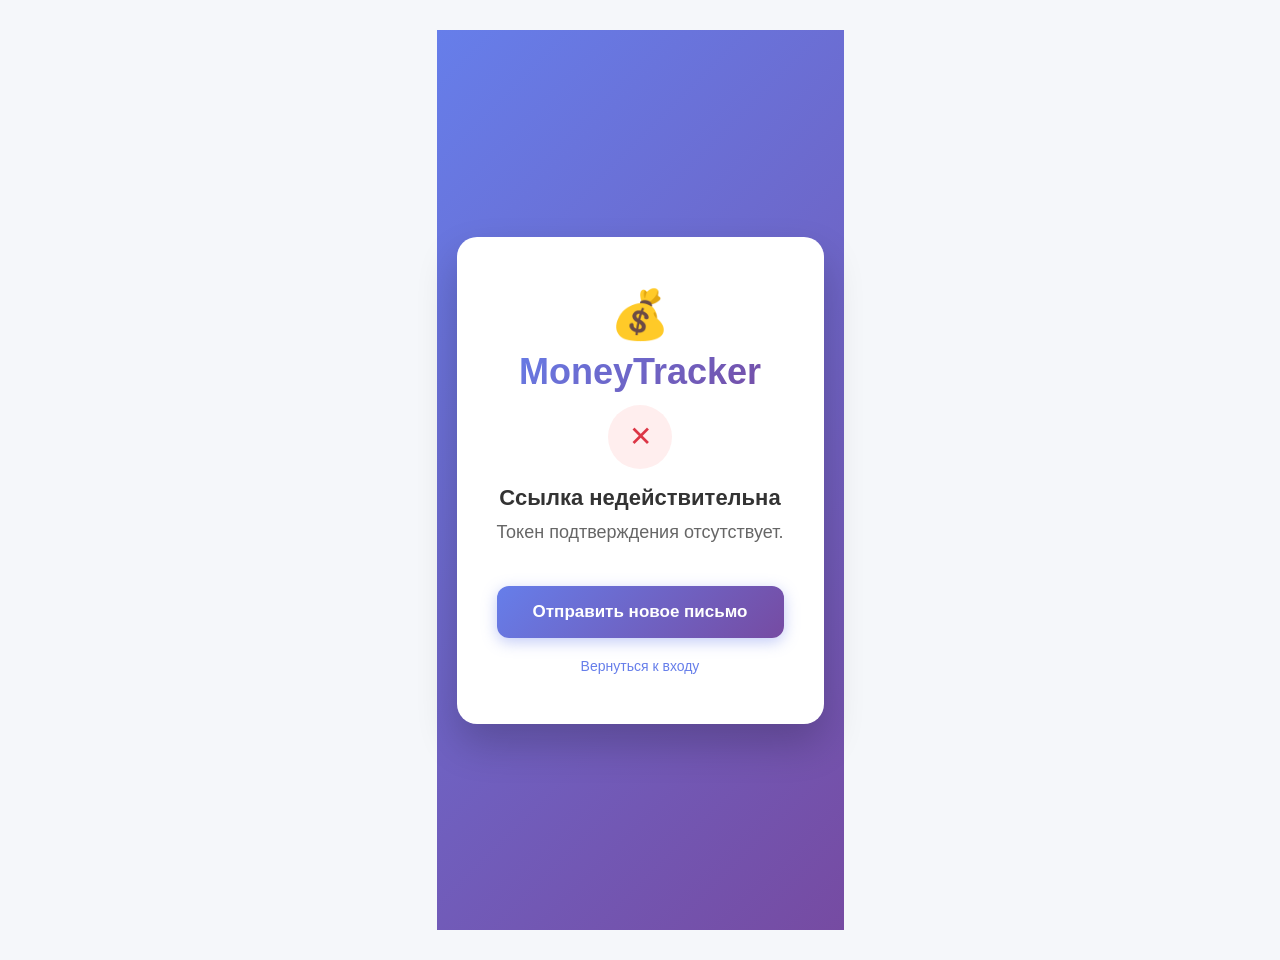
<file: src/MoneyTrackerFront/confirm-email.html>
<!DOCTYPE html>
<html lang="ru">

<head>
    <meta charset="UTF-8">
    <meta name="viewport" content="width=device-width, initial-scale=1.0">
    <title>Подтверждение email — MoneyTracker</title>
    <link rel="stylesheet" href="css/style.css">
    <link rel="stylesheet" href="css/auth.css">
</head>

<body>
    <div class="auth-wrapper">
        <div class="auth-card">
            <div class="auth-logo">💰</div>
            <h1 class="auth-title">MoneyTracker</h1>

            <!-- Состояние: загрузка -->
            <div id="state-loading">
                <div class="auth-spinner"></div>
                <p class="auth-subtitle">Подтверждаем ваш email...</p>
            </div>

            <!-- Состояние: успех -->
            <div id="state-success" class="hidden">
                <div class="auth-icon success">✓</div>
                <h2 class="auth-heading">Email подтверждён!</h2>
                <p class="auth-subtitle">Теперь вы можете войти в приложение.</p>
                <a href="login.html" class="auth-btn">Войти</a>
            </div>

            <!-- Состояние: ошибка -->
            <div id="state-error" class="hidden">
                <div class="auth-icon error">✕</div>
                <h2 class="auth-heading">Ссылка недействительна</h2>
                <p class="auth-subtitle" id="error-message">Ссылка устарела или уже была использована.</p>
                <button class="auth-btn secondary" id="resend-btn">Отправить новое письмо</button>
                <a href="login.html" class="auth-link">Вернуться к входу</a>
            </div>
        </div>
    </div>

    <script src="js/config.js"></script>
    <script src="js/theme.js"></script>
    <script>
        async function confirmEmail() {
            const params = new URLSearchParams(window.location.search);
            const token = params.get('token');

            if (!token) {
                showError('Токен подтверждения отсутствует.');
                return;
            }

            try {
                const response = await fetch(`${API_BASE_URL}/auth/confirm-email?token=${token}`, {
                    method: 'POST',
                });

                if (response.ok) {
                    showSuccess();
                } else {
                    const data = await response.json().catch(() => ({}));
                    showError(data.message || 'Ссылка недействительна или устарела.');
                }
            } catch {
                showError('Ошибка соединения с сервером.');
            }
        }

        function showSuccess() {
            document.getElementById('state-loading').classList.add('hidden');
            document.getElementById('state-success').classList.remove('hidden');
        }

        function showError(message) {
            document.getElementById('state-loading').classList.add('hidden');
            document.getElementById('error-message').textContent = message;
            document.getElementById('state-error').classList.remove('hidden');
        }

        document.getElementById('resend-btn').addEventListener('click', () => {
            window.location.href = 'resend-confirmation.html';
        });

        confirmEmail();
    </script>
</body>

</html>
</file>
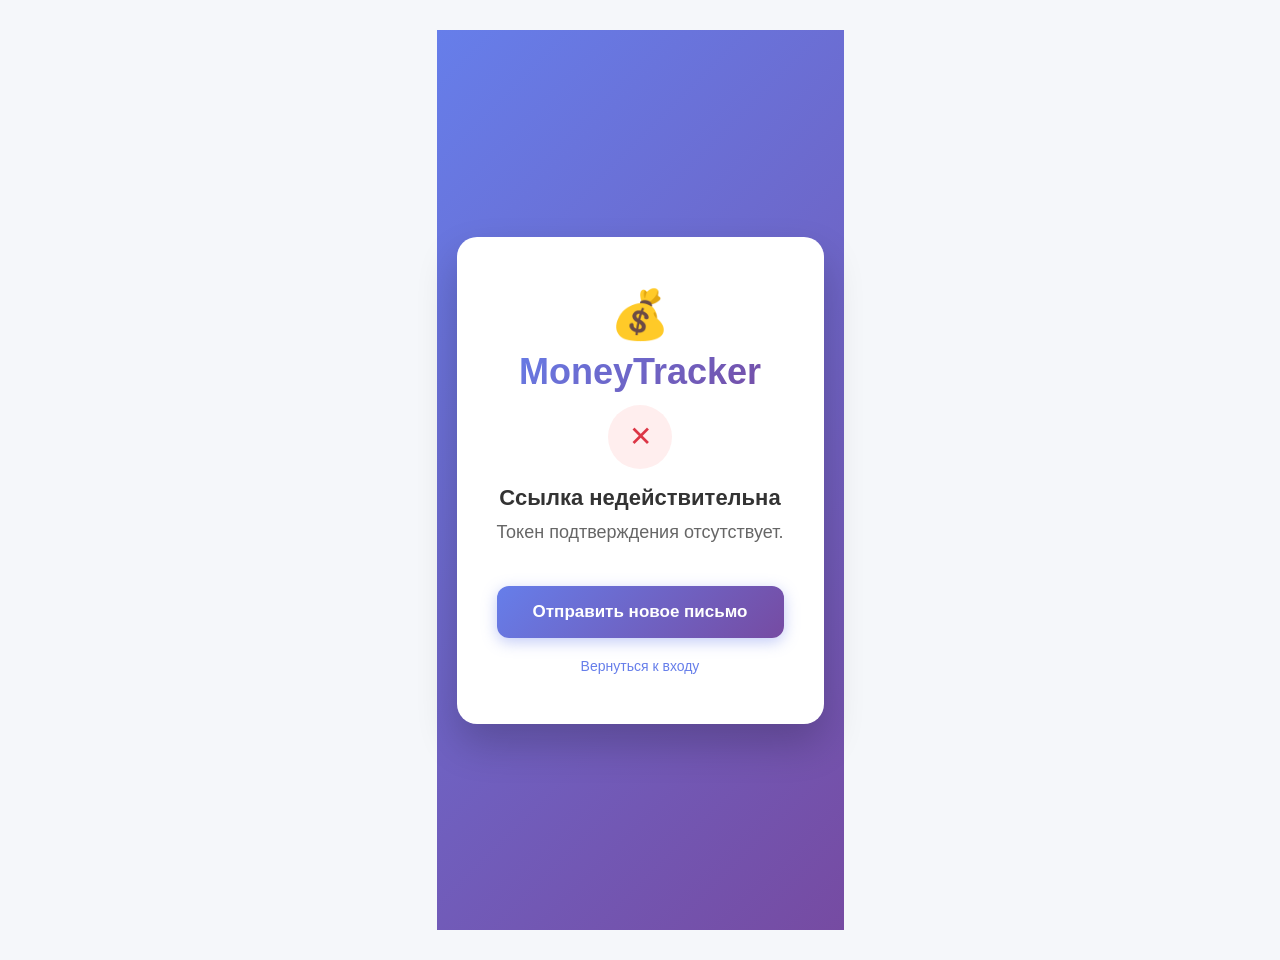
<file: src/MoneyTrackerFront/confirmEmail.html>
<!DOCTYPE html>
<html lang="ru">

<head>
    <meta charset="UTF-8">
    <meta name="viewport" content="width=device-width, initial-scale=1.0">
    <title>Подтверждение email — MoneyTracker</title>
    <link rel="stylesheet" href="css/style.css">
    <link rel="stylesheet" href="css/auth.css">
</head>

<body>
    <div class="auth-wrapper">
        <div class="auth-card">
            <div class="auth-logo">💰</div>
            <h1 class="auth-title">MoneyTracker</h1>

            <!-- Состояние: загрузка -->
            <div id="state-loading">
                <div class="auth-spinner"></div>
                <p class="auth-subtitle">Подтверждаем ваш email...</p>
            </div>

            <!-- Состояние: успех -->
            <div id="state-success" class="hidden">
                <div class="auth-icon success">✓</div>
                <h2 class="auth-heading">Email подтверждён!</h2>
                <p class="auth-subtitle">Теперь вы можете войти в приложение.</p>
                <a href="login.html" class="auth-btn">Войти</a>
            </div>

            <!-- Состояние: ошибка -->
            <div id="state-error" class="hidden">
                <div class="auth-icon error">✕</div>
                <h2 class="auth-heading">Ссылка недействительна</h2>
                <p class="auth-subtitle" id="error-message">Ссылка устарела или уже была использована.</p>
                <button class="auth-btn secondary" id="resend-btn">Отправить новое письмо</button>
                <a href="login.html" class="auth-link">Вернуться к входу</a>
            </div>
        </div>
    </div>

    <script src="js/theme.js"></script>
    <script>
        const API_BASE_URL = 'http://localhost:5183/api';

        async function confirmEmail() {
            const params = new URLSearchParams(window.location.search);
            const token = params.get('token');

            if (!token) {
                showError('Токен подтверждения отсутствует.');
                return;
            }

            try {
                const response = await fetch(`${API_BASE_URL}/auth/confirm-email?token=${token}`, {
                    method: 'POST',
                });

                if (response.ok) {
                    showSuccess();
                } else {
                    const data = await response.json().catch(() => ({}));
                    showError(data.message || 'Ссылка недействительна или устарела.');
                }
            } catch {
                showError('Ошибка соединения с сервером.');
            }
        }

        function showSuccess() {
            document.getElementById('state-loading').classList.add('hidden');
            document.getElementById('state-success').classList.remove('hidden');
        }

        function showError(message) {
            document.getElementById('state-loading').classList.add('hidden');
            document.getElementById('error-message').textContent = message;
            document.getElementById('state-error').classList.remove('hidden');
        }

        document.getElementById('resend-btn').addEventListener('click', () => {
            window.location.href = 'resend-confirmation.html';
        });

        confirmEmail();
    </script>
</body>

</html>
</file>
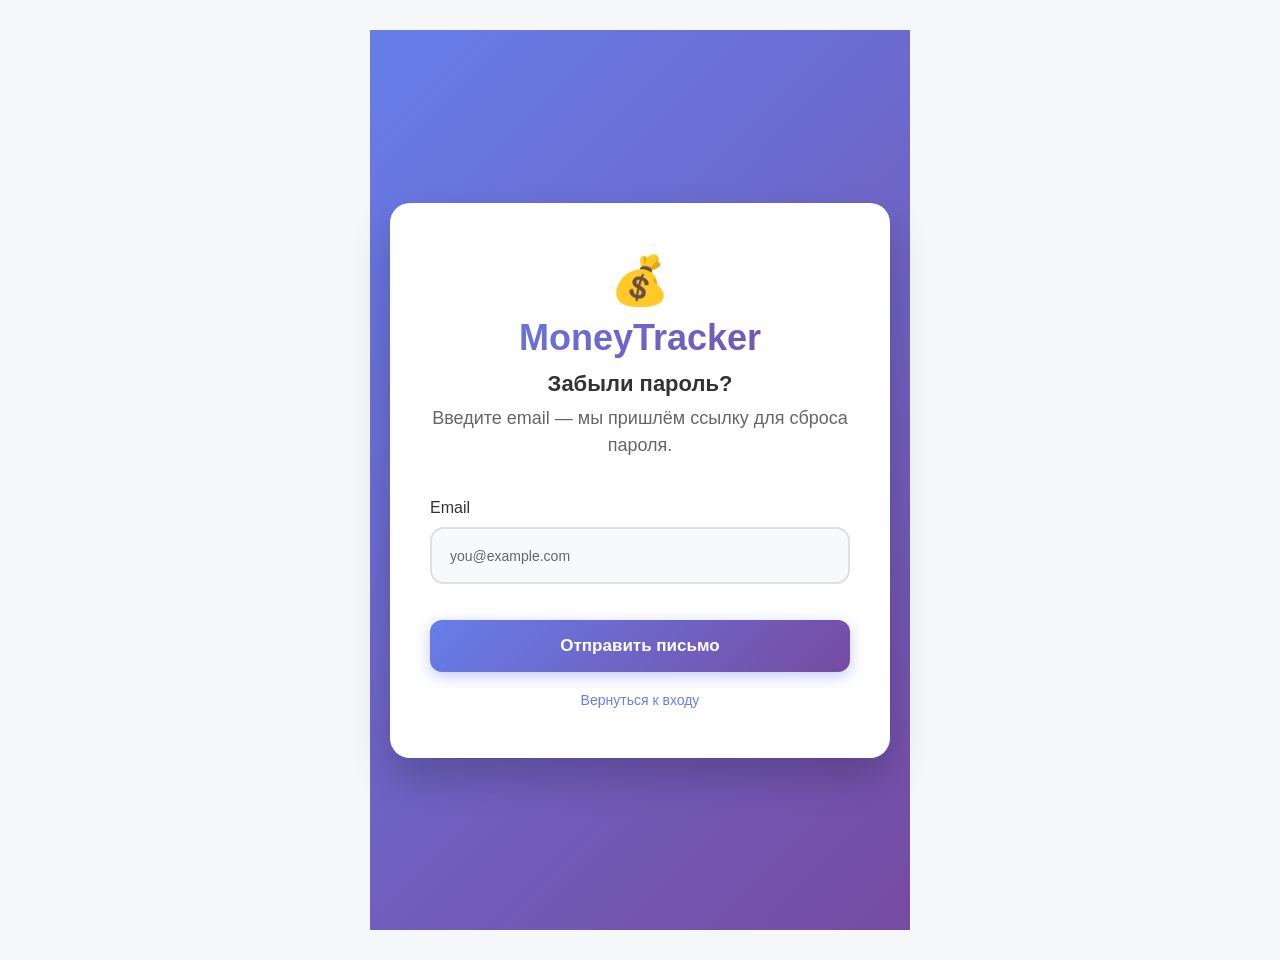
<file: src/MoneyTrackerFront/forgotPassword.html>
<!DOCTYPE html>
<html lang="ru">

<head>
    <meta charset="UTF-8">
    <meta name="viewport" content="width=device-width, initial-scale=1.0">
    <title>Восстановление пароля — MoneyTracker</title>
    <link rel="stylesheet" href="css/style.css">
    <link rel="stylesheet" href="css/auth.css">
</head>

<body>
    <div class="auth-wrapper">
        <div class="auth-card">
            <div class="auth-logo">💰</div>
            <h1 class="auth-title">MoneyTracker</h1>

            <!-- Форма -->
            <div id="state-form">
                <h2 class="auth-heading">Забыли пароль?</h2>
                <p class="auth-subtitle">Введите email — мы пришлём ссылку для сброса пароля.</p>

                <div class="auth-form">
                    <div class="form-group">
                        <label class="form-label" for="email">Email</label>
                        <input type="email" id="email" class="form-input" placeholder="you@example.com"
                            autocomplete="email">
                    </div>
                    <div id="form-error" class="auth-error hidden"></div>
                    <button class="auth-btn" id="submit-btn">Отправить письмо</button>
                </div>

                <a href="login.html" class="auth-link">Вернуться к входу</a>
            </div>

            <!-- Успех -->
            <div id="state-success" class="hidden">
                <div class="auth-icon success">✉</div>
                <h2 class="auth-heading">Письмо отправлено</h2>
                <p class="auth-subtitle">
                    Если такой email зарегистрирован — мы отправили инструкции по сбросу пароля.
                    Проверьте папку «Спам», если письмо не пришло.
                </p>
                <a href="login.html" class="auth-btn">Вернуться к входу</a>
            </div>
        </div>
    </div>

    <script src="js/config.js"></script>
    <script src="js/theme.js"></script>
    <script>
        const submitBtn = document.getElementById('submit-btn');
        const emailInput = document.getElementById('email');
        const errorDiv = document.getElementById('form-error');

        function showError(msg) {
            errorDiv.textContent = msg;
            errorDiv.classList.remove('hidden');
        }

        function hideError() {
            errorDiv.classList.add('hidden');
        }

        submitBtn.addEventListener('click', async () => {
            const email = emailInput.value.trim();
            hideError();

            if (!email) {
                showError('Введите email');
                return;
            }

            submitBtn.disabled = true;
            submitBtn.textContent = '...';

            try {
                const response = await fetch(`${API_BASE_URL}/auth/forgot-password`, {
                    method: 'POST',
                    headers: { 'Content-Type': 'application/json' },
                    body: JSON.stringify({ email }),
                });

                // Всегда показываем успех — не раскрываем существует ли email
                document.getElementById('state-form').classList.add('hidden');
                document.getElementById('state-success').classList.remove('hidden');
            } catch {
                showError('Ошибка соединения с сервером');
                submitBtn.disabled = false;
                submitBtn.textContent = 'Отправить письмо';
            }
        });

        emailInput.addEventListener('keypress', e => {
            if (e.key === 'Enter') submitBtn.click();
        });
    </script>
</body>

</html>
</file>
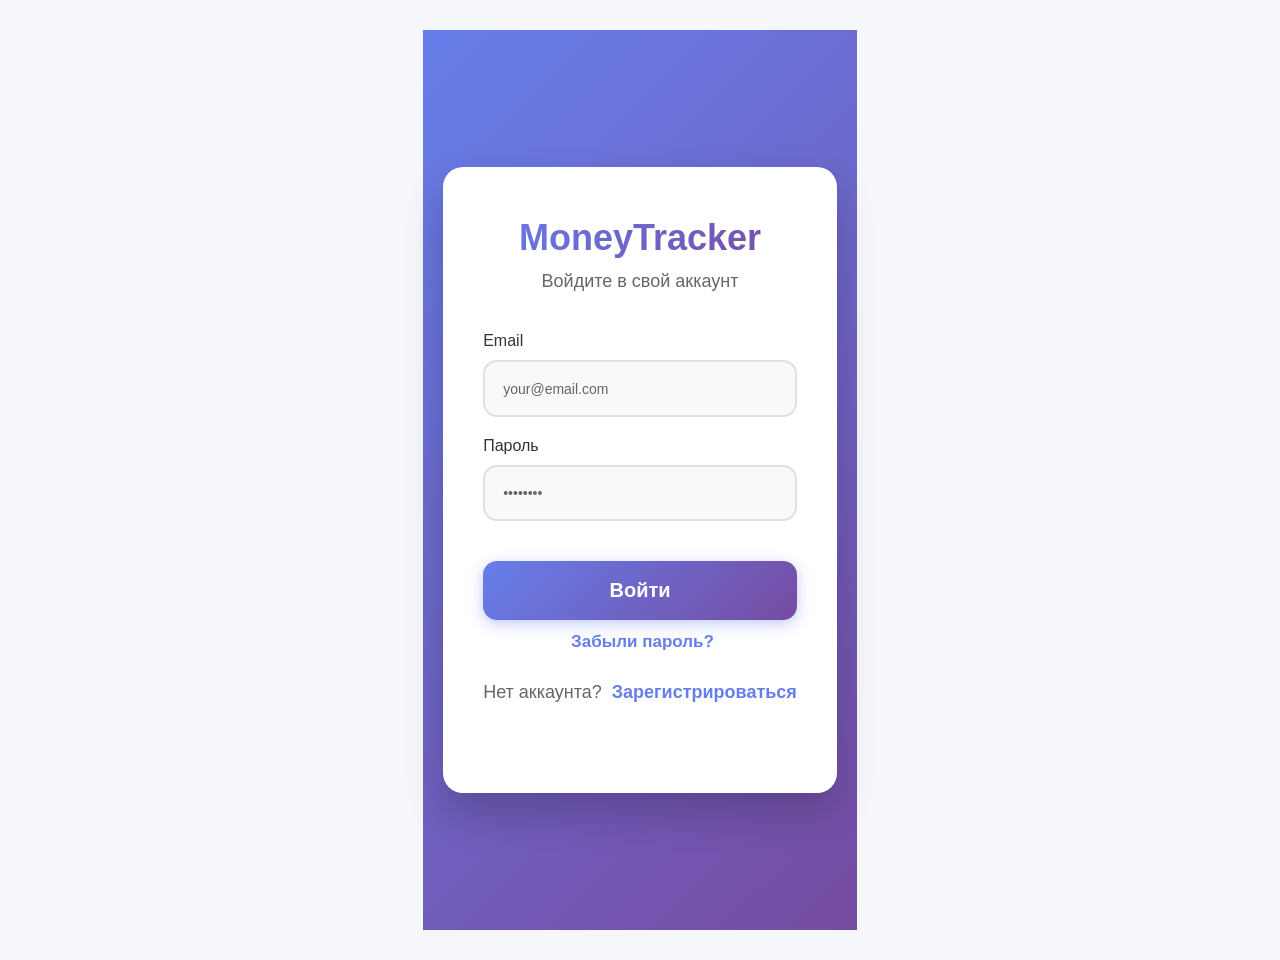
<file: src/MoneyTrackerFront/login.html>
<!DOCTYPE html>
<html lang="ru">

<head>
    <meta charset="UTF-8">
    <meta name="viewport" content="width=device-width, initial-scale=1.0">
    <title>Вход - MoneyTracker</title>
    <link rel="stylesheet" href="css/style.css">
    <link rel="stylesheet" href="css/auth.css">
</head>

<body>
    <div class="auth-container">
        <div class="auth-card">
            <h1>MoneyTracker</h1>
            <p>Войдите в свой аккаунт</p>

            <form id="login-form">
                <div class="form-group">
                    <label for="email">Email</label>
                    <input type="email" id="email" required placeholder="your@email.com">
                </div>

                <div class="form-group">
                    <label for="password">Пароль</label>
                    <input type="password" id="password" required placeholder="••••••••">
                </div>

                <button type="submit" class="auth-button" id="login-button">Войти</button>
            </form>

            <p class="auth-switch">
                Нет аккаунта? <a href="register.html">Зарегистрироваться</a>
            </p>
        </div>
    </div>

    <script src="js/config.js"></script>
    <script src="js/auth.js"></script>
</body>

</html>
</file>
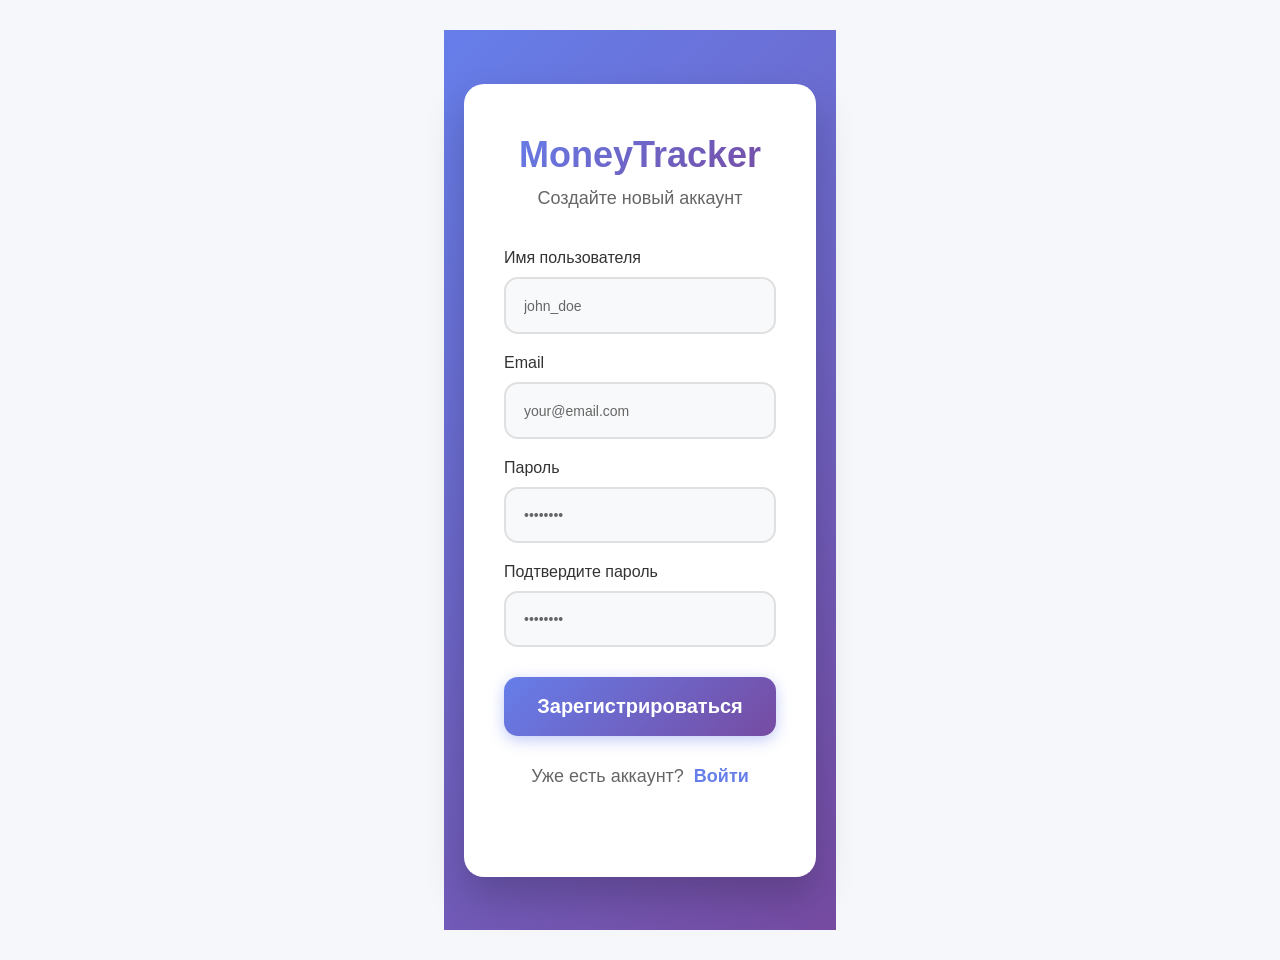
<file: src/MoneyTrackerFront/register.html>
<!DOCTYPE html>
<html lang="ru">

<head>
    <meta charset="UTF-8">
    <meta name="viewport" content="width=device-width, initial-scale=1.0">
    <title>Регистрация - MoneyTracker</title>
    <link rel="stylesheet" href="css/style.css">
    <link rel="stylesheet" href="css/auth.css">
</head>

<body>
    <div class="auth-container">
        <div class="auth-card">
            <h1>MoneyTracker</h1>
            <p>Создайте новый аккаунт</p>

            <form id="register-form">
                <div class="form-group">
                    <label for="username">Имя пользователя</label>
                    <input type="text" id="username" required placeholder="john_doe">
                </div>

                <div class="form-group">
                    <label for="email">Email</label>
                    <input type="email" id="email" required placeholder="your@email.com">
                </div>

                <div class="form-group">
                    <label for="password">Пароль</label>
                    <input type="password" id="password" required placeholder="••••••••">
                </div>

                <div class="form-group">
                    <label for="confirm-password">Подтвердите пароль</label>
                    <input type="password" id="confirm-password" required placeholder="••••••••">
                </div>

                <button type="submit" class="auth-button" id="register-button">Зарегистрироваться</button>
            </form>

            <p class="auth-switch">
                Уже есть аккаунт? <a href="login.html">Войти</a>
            </p>
        </div>
    </div>

    <script src="js/config.js"></script>
    <script src="js/auth.js"></script>
</body>

</html>
</file>
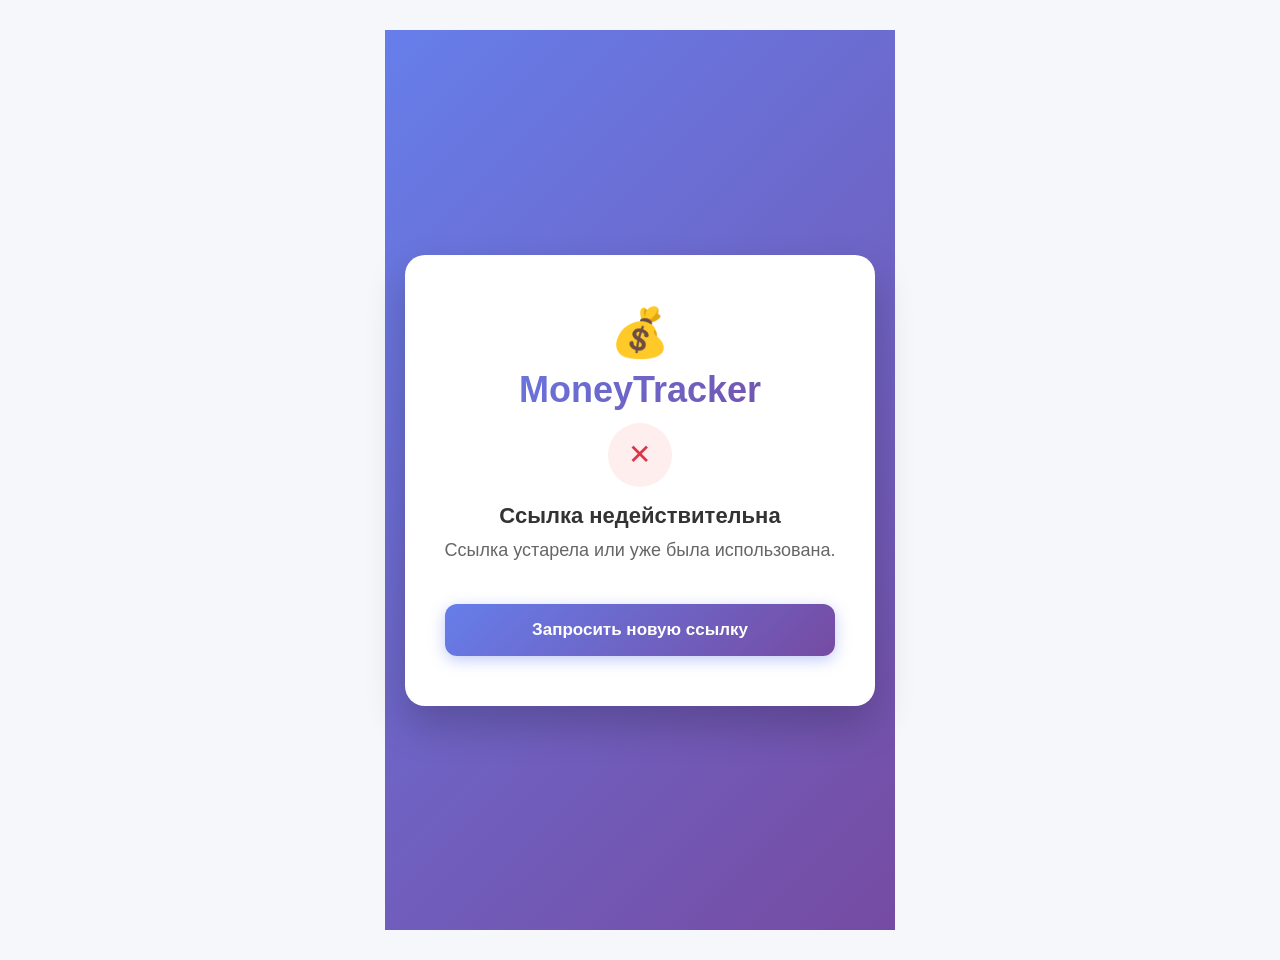
<file: src/MoneyTrackerFront/reset-password.html>
<!DOCTYPE html>
<html lang="ru">

<head>
    <meta charset="UTF-8">
    <meta name="viewport" content="width=device-width, initial-scale=1.0">
    <title>Новый пароль — MoneyTracker</title>
    <link rel="stylesheet" href="css/style.css">
    <link rel="stylesheet" href="css/auth.css">
</head>

<body>
    <div class="auth-wrapper">
        <div class="auth-card">
            <div class="auth-logo">💰</div>
            <h1 class="auth-title">MoneyTracker</h1>

            <!-- Форма -->
            <div id="state-form">
                <h2 class="auth-heading">Новый пароль</h2>
                <p class="auth-subtitle">Придумайте надёжный пароль минимум из 6 символов.</p>

                <div class="auth-form">
                    <div class="form-group">
                        <label class="form-label" for="new-password">Новый пароль</label>
                        <input type="password" id="new-password" class="form-input" placeholder="Минимум 6 символов"
                            autocomplete="new-password">
                    </div>
                    <div class="form-group">
                        <label class="form-label" for="confirm-password">Повторите пароль</label>
                        <input type="password" id="confirm-password" class="form-input" placeholder="Повторите пароль"
                            autocomplete="new-password">
                    </div>
                    <div id="form-error" class="auth-error hidden"></div>
                    <button class="auth-btn" id="submit-btn">Сохранить пароль</button>
                </div>
            </div>

            <!-- Недействительная ссылка -->
            <div id="state-invalid" class="hidden">
                <div class="auth-icon error">✕</div>
                <h2 class="auth-heading">Ссылка недействительна</h2>
                <p class="auth-subtitle">Ссылка устарела или уже была использована.</p>
                <a href="forgot-password.html" class="auth-btn">Запросить новую ссылку</a>
            </div>

            <!-- Успех -->
            <div id="state-success" class="hidden">
                <div class="auth-icon success">✓</div>
                <h2 class="auth-heading">Пароль изменён!</h2>
                <p class="auth-subtitle">Теперь вы можете войти с новым паролем.</p>
                <a href="login.html" class="auth-btn">Войти</a>
            </div>
        </div>
    </div>

    <script src="js/config.js"></script>
    <script src="js/theme.js"></script>
    <script>
        const params = new URLSearchParams(window.location.search);
        const token = params.get('token');

        if (!token) {
            document.getElementById('state-form').classList.add('hidden');
            document.getElementById('state-invalid').classList.remove('hidden');
        }

        const submitBtn = document.getElementById('submit-btn');
        const newPasswordInput = document.getElementById('new-password');
        const confirmPasswordInput = document.getElementById('confirm-password');
        const errorDiv = document.getElementById('form-error');

        function showError(msg) {
            errorDiv.textContent = msg;
            errorDiv.classList.remove('hidden');
        }

        function hideError() {
            errorDiv.classList.add('hidden');
        }

        submitBtn.addEventListener('click', async () => {
            const newPassword = newPasswordInput.value;
            const confirmPassword = confirmPasswordInput.value;
            hideError();

            if (!newPassword || newPassword.length < 6) {
                showError('Пароль должен содержать минимум 6 символов');
                return;
            }

            if (newPassword !== confirmPassword) {
                showError('Пароли не совпадают');
                return;
            }

            submitBtn.disabled = true;
            submitBtn.textContent = '...';

            try {
                const response = await fetch(`${API_BASE_URL}/auth/reset-password`, {
                    method: 'POST',
                    headers: { 'Content-Type': 'application/json' },
                    body: JSON.stringify({ token, newPassword }),
                });

                if (response.ok) {
                    document.getElementById('state-form').classList.add('hidden');
                    document.getElementById('state-success').classList.remove('hidden');
                } else {
                    const data = await response.json().catch(() => ({}));
                    if (response.status === 404 || response.status === 400) {
                        document.getElementById('state-form').classList.add('hidden');
                        document.getElementById('state-invalid').classList.remove('hidden');
                    } else {
                        showError(data.message || 'Ошибка при сбросе пароля');
                        submitBtn.disabled = false;
                        submitBtn.textContent = 'Сохранить пароль';
                    }
                }
            } catch {
                showError('Ошибка соединения с сервером');
                submitBtn.disabled = false;
                submitBtn.textContent = 'Сохранить пароль';
            }
        });

        confirmPasswordInput.addEventListener('keypress', e => {
            if (e.key === 'Enter') submitBtn.click();
        });
    </script>
</body>

</html>
</file>
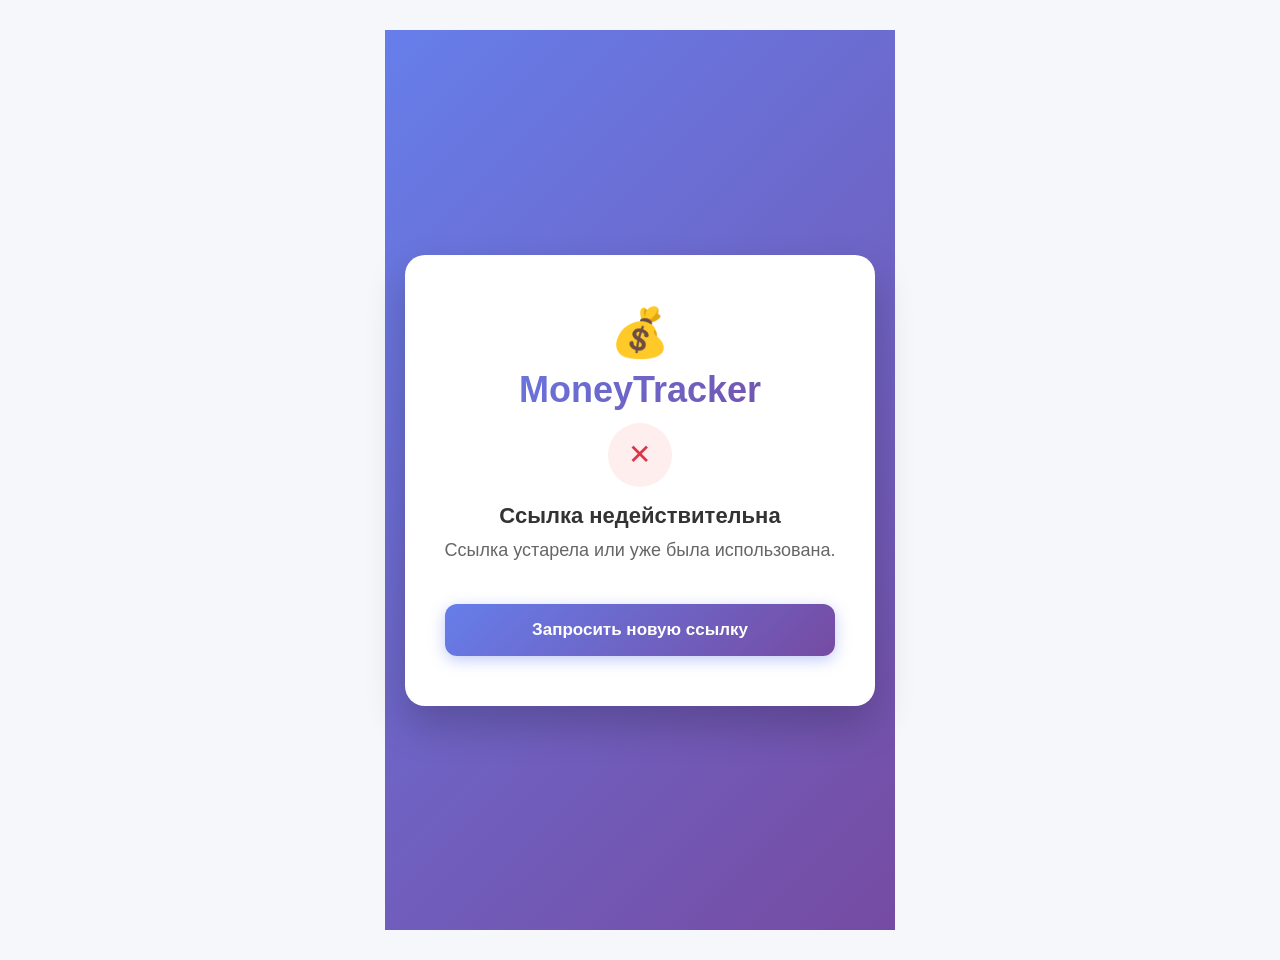
<file: src/MoneyTrackerFront/resetPassword.html>
<!DOCTYPE html>
<html lang="ru">

<head>
    <meta charset="UTF-8">
    <meta name="viewport" content="width=device-width, initial-scale=1.0">
    <title>Новый пароль — MoneyTracker</title>
    <link rel="stylesheet" href="css/style.css">
    <link rel="stylesheet" href="css/auth.css">
</head>

<body>
    <div class="auth-wrapper">
        <div class="auth-card">
            <div class="auth-logo">💰</div>
            <h1 class="auth-title">MoneyTracker</h1>

            <!-- Форма -->
            <div id="state-form">
                <h2 class="auth-heading">Новый пароль</h2>
                <p class="auth-subtitle">Придумайте надёжный пароль минимум из 6 символов.</p>

                <div class="auth-form">
                    <div class="form-group">
                        <label class="form-label" for="new-password">Новый пароль</label>
                        <input type="password" id="new-password" class="form-input" placeholder="Минимум 6 символов"
                            autocomplete="new-password">
                    </div>
                    <div class="form-group">
                        <label class="form-label" for="confirm-password">Повторите пароль</label>
                        <input type="password" id="confirm-password" class="form-input" placeholder="Повторите пароль"
                            autocomplete="new-password">
                    </div>
                    <div id="form-error" class="auth-error hidden"></div>
                    <button class="auth-btn" id="submit-btn">Сохранить пароль</button>
                </div>
            </div>

            <!-- Недействительная ссылка -->
            <div id="state-invalid" class="hidden">
                <div class="auth-icon error">✕</div>
                <h2 class="auth-heading">Ссылка недействительна</h2>
                <p class="auth-subtitle">Ссылка устарела или уже была использована.</p>
                <a href="forgot-password.html" class="auth-btn">Запросить новую ссылку</a>
            </div>

            <!-- Успех -->
            <div id="state-success" class="hidden">
                <div class="auth-icon success">✓</div>
                <h2 class="auth-heading">Пароль изменён!</h2>
                <p class="auth-subtitle">Теперь вы можете войти с новым паролем.</p>
                <a href="login.html" class="auth-btn">Войти</a>
            </div>
        </div>
    </div>

    <script src="js/theme.js"></script>
    <script>
        const API_BASE_URL = 'http://localhost:5183/api';

        const params = new URLSearchParams(window.location.search);
        const token = params.get('token');

        if (!token) {
            document.getElementById('state-form').classList.add('hidden');
            document.getElementById('state-invalid').classList.remove('hidden');
        }

        const submitBtn = document.getElementById('submit-btn');
        const newPasswordInput = document.getElementById('new-password');
        const confirmPasswordInput = document.getElementById('confirm-password');
        const errorDiv = document.getElementById('form-error');

        function showError(msg) {
            errorDiv.textContent = msg;
            errorDiv.classList.remove('hidden');
        }

        function hideError() {
            errorDiv.classList.add('hidden');
        }

        submitBtn.addEventListener('click', async () => {
            const newPassword = newPasswordInput.value;
            const confirmPassword = confirmPasswordInput.value;
            hideError();

            if (!newPassword || newPassword.length < 6) {
                showError('Пароль должен содержать минимум 6 символов');
                return;
            }

            if (newPassword !== confirmPassword) {
                showError('Пароли не совпадают');
                return;
            }

            submitBtn.disabled = true;
            submitBtn.textContent = '...';

            try {
                const response = await fetch(`${API_BASE_URL}/auth/reset-password`, {
                    method: 'POST',
                    headers: { 'Content-Type': 'application/json' },
                    body: JSON.stringify({ token, newPassword }),
                });

                if (response.ok) {
                    document.getElementById('state-form').classList.add('hidden');
                    document.getElementById('state-success').classList.remove('hidden');
                } else {
                    const data = await response.json().catch(() => ({}));
                    if (response.status === 404 || response.status === 400) {
                        document.getElementById('state-form').classList.add('hidden');
                        document.getElementById('state-invalid').classList.remove('hidden');
                    } else {
                        showError(data.message || 'Ошибка при сбросе пароля');
                        submitBtn.disabled = false;
                        submitBtn.textContent = 'Сохранить пароль';
                    }
                }
            } catch {
                showError('Ошибка соединения с сервером');
                submitBtn.disabled = false;
                submitBtn.textContent = 'Сохранить пароль';
            }
        });

        confirmPasswordInput.addEventListener('keypress', e => {
            if (e.key === 'Enter') submitBtn.click();
        });
    </script>
</body>

</html>
</file>
<file: src/MoneyTrackerFront/css/style.css>
/* Базовые сбросы */
* {
    margin: 0;
    padding: 0;
    box-sizing: border-box;
    -webkit-tap-highlight-color: transparent;
}

/* CSS переменные для светлой темы (по умолчанию) */
:root {
    --bg-color: #f5f7fa;
    --card-bg: #ffffff;
    --text-primary: #333333;
    --text-secondary: #666666;
    --text-tertiary: #999999;
    --border-color: #e0e0e0;
    --accent-color: #2196F3;
    --accent-hover: #1976D2;
    --danger-color: #dc3545;
    --success-color: #28a745;
    --warning-color: #ffc107;
    --shadow-color: rgba(0, 0, 0, 0.1);
    --gradient-start: #667eea;
    --gradient-end: #764ba2;
    --expense-bg: #f8f9fa;
    --expense-border: #2196F3;
    --category-bg: #e3f2fd;
    --input-bg: #f8f9fa;
    --input-border: #e0e0e0;
    --button-secondary: #6c757d;
    --button-secondary-hover: #5a6268;
    --link-color: #2196F3;
    --header-bg: #ffffff;
    --nav-bg: #f0f0f0;
    --nav-hover: #e0e0e0;
}

/* Тёмная тема */
[data-theme="dark"] {
    --bg-color: #121212;
    --card-bg: #1e1e1e;
    --text-primary: #e0e0e0;
    --text-secondary: #b0b0b0;
    --text-tertiary: #808080;
    --border-color: #333333;
    --accent-color: #64b5f6;
    --accent-hover: #90caf9;
    --danger-color: #f44336;
    --success-color: #4caf50;
    --warning-color: #ffb74d;
    --shadow-color: rgba(0, 0, 0, 0.3);
    --gradient-start: #5a6ed1;
    --gradient-end: #6a4c9c;
    --expense-bg: #2d2d2d;
    --expense-border: #64b5f6;
    --category-bg: #2c3e50;
    --input-bg: #2d2d2d;
    --input-border: #404040;
    --button-secondary: #495057;
    --button-secondary-hover: #6c757d;
    --link-color: #64b5f6;
    --header-bg: #1e1e1e;
    --nav-bg: #2d2d2d;
    --nav-hover: #404040;
}

body {
    font-family: -apple-system, BlinkMacSystemFont, 'Segoe UI', Roboto, Oxygen, Ubuntu, sans-serif;
    background: var(--bg-color);
    min-height: 100vh;
    padding: 12px;
    color: var(--text-primary);
    transition: background-color 0.3s ease, color 0.3s ease;
}

.container {
    max-width: 100%;
    margin: 0 auto;
}

/* Шапка */
.header {
    background: var(--card-bg);
    padding: 16px;
    border-radius: 12px;
    margin-bottom: 12px;
    box-shadow: 0 2px 8px var(--shadow-color);
    transition: background-color 0.3s ease, box-shadow 0.3s ease;
}

.header-content {
    display: flex;
    justify-content: space-between;
    align-items: center;
    width: 100%;
    margin-bottom: 8px;
}

.nav-links {
    display: flex;
    gap: 16px;
}

.nav-link {
    color: var(--accent-color);
    text-decoration: none;
    font-weight: 500;
    font-size: 16px;
    transition: color 0.3s ease;
}

.nav-link:active {
    opacity: 0.7;
}

.user-info {
    display: flex;
    align-items: center;
    gap: 12px;
}

.user-name {
    font-weight: 500;
    color: var(--text-primary);
    font-size: 14px;
}

.logout-btn {
    background: none;
    border: 1px solid var(--danger-color);
    color: var(--danger-color);
    padding: 6px 12px;
    border-radius: 6px;
    font-size: 13px;
    font-weight: 500;
    cursor: pointer;
    transition: all 0.2s ease;
}

.logout-btn:active {
    background: var(--danger-color);
    color: white;
}

.header-subtitle {
    color: var(--text-secondary);
    font-size: 14px;
}

/* Кнопка переключения темы */
.theme-toggle {
    background: var(--expense-bg);
    border: 1px solid var(--border-color);
    border-radius: 30px;
    padding: 6px 12px;
    cursor: pointer;
    font-size: 14px;
    color: var(--text-primary);
    display: flex;
    align-items: center;
    gap: 6px;
    transition: all 0.3s ease;
}

.theme-toggle:active {
    background: var(--nav-hover);
}

/* Навигация для внутренних страниц */
.nav-header {
    display: flex;
    justify-content: space-between;
    align-items: center;
    width: 100%;
}

.back-btn {
    color: var(--accent-color);
    text-decoration: none;
    font-size: 14px;
    font-weight: 500;
    padding: 8px 12px;
    border-radius: 6px;
    background: var(--nav-bg);
    transition: all 0.3s ease;
}

.back-btn:active {
    background: var(--nav-hover);
}

/* Информация о камере */
.camera-info {
    background: var(--card-bg);
    padding: 10px;
    border-radius: 8px;
    margin-bottom: 12px;
    text-align: center;
    font-size: 14px;
    color: var(--success-color);
    font-weight: 500;
    box-shadow: 0 1px 4px var(--shadow-color);
    transition: background-color 0.3s ease;
}

/* Кнопки */
.scan-btn {
    background: var(--accent-color);
    color: white;
    border: none;
    padding: 16px;
    border-radius: 10px;
    font-size: 18px;
    font-weight: 600;
    cursor: pointer;
    width: 100%;
    margin-bottom: 16px;
    transition: all 0.2s ease;
    box-shadow: 0 2px 8px rgba(33, 150, 243, 0.3);
}

.scan-btn:active {
    background: var(--accent-hover);
    transform: translateY(1px);
}

.primary-btn {
    background: var(--accent-color);
    color: white;
    border: none;
    padding: 14px;
    border-radius: 8px;
    font-size: 16px;
    font-weight: 500;
    cursor: pointer;
    width: 100%;
    transition: all 0.2s ease;
}

.primary-btn:active {
    background: var(--accent-hover);
}

.secondary-btn {
    background: var(--button-secondary);
    color: white;
    border: none;
    padding: 14px;
    border-radius: 8px;
    font-size: 16px;
    font-weight: 500;
    cursor: pointer;
    width: 100%;
    transition: all 0.2s ease;
}

.secondary-btn:active {
    background: var(--button-secondary-hover);
}

/* Сканер */
.scanner-wrapper {
    background: var(--card-bg);
    border-radius: 12px;
    padding: 16px;
    box-shadow: 0 4px 12px var(--shadow-color);
    margin-bottom: 16px;
    animation: slideDown 0.3s ease;
    transition: background-color 0.3s ease;
}

@keyframes slideDown {
    from {
        transform: translateY(-20px);
        opacity: 0;
    }

    to {
        transform: translateY(0);
        opacity: 1;
    }
}

.scanner-header {
    display: flex;
    justify-content: space-between;
    align-items: center;
    margin-bottom: 12px;
    padding-bottom: 8px;
    border-bottom: 1px solid var(--border-color);
}

.scanner-title {
    font-weight: 500;
    color: var(--text-primary);
    font-size: 16px;
}

.close-scanner {
    background: none;
    border: none;
    font-size: 24px;
    cursor: pointer;
    color: var(--text-secondary);
    min-width: 44px;
    min-height: 44px;
    transition: color 0.3s ease;
}

.close-scanner:active {
    color: var(--text-primary);
}

#qr-reader {
    width: 100%;
    min-height: 280px;
    border: 2px dashed var(--accent-color);
    border-radius: 8px;
    overflow: hidden;
    background: var(--input-bg);
    transition: border-color 0.3s ease, background-color 0.3s ease;
}

#qr-reader video {
    width: 100%;
    height: auto;
}

.stop-scan-btn {
    margin-top: 12px;
}

/* Результат сканирования */
.result-container {
    background: var(--card-bg);
    border-radius: 12px;
    padding: 16px;
    box-shadow: 0 2px 8px var(--shadow-color);
    margin-bottom: 16px;
    animation: slideIn 0.3s ease;
    transition: background-color 0.3s ease;
}

@keyframes slideIn {
    from {
        transform: translateY(20px);
        opacity: 0;
    }

    to {
        transform: translateY(0);
        opacity: 1;
    }
}

.result-header {
    display: flex;
    justify-content: space-between;
    align-items: center;
    margin-bottom: 16px;
    padding-bottom: 12px;
    border-bottom: 1px solid var(--border-color);
}

.result-header h2 {
    color: var(--text-primary);
    font-size: 18px;
    font-weight: 600;
}

.status {
    padding: 4px 8px;
    border-radius: 4px;
    font-size: 12px;
    font-weight: 500;
}

.status.warning {
    background: var(--warning-color);
    color: #856404;
}

/* Детали расхода */
.expense-details {
    background: var(--expense-bg);
    border-radius: 8px;
    padding: 12px;
    margin-bottom: 16px;
    transition: background-color 0.3s ease;
}

.detail-row {
    display: flex;
    align-items: center;
    padding: 8px 0;
    border-bottom: 1px solid var(--border-color);
}

.detail-row:last-child {
    border-bottom: none;
}

.detail-label {
    flex: 0 0 80px;
    color: var(--text-secondary);
    font-weight: 500;
    font-size: 14px;
}

.detail-value {
    flex: 1;
    color: var(--text-primary);
    font-weight: 500;
    font-size: 15px;
    display: flex;
    align-items: center;
    justify-content: space-between;
}

.edit-btn {
    background: none;
    border: none;
    color: var(--accent-color);
    font-size: 14px;
    font-weight: 500;
    cursor: pointer;
    padding: 4px 8px;
}

.edit-btn:active {
    opacity: 0.7;
}

.action-buttons {
    display: flex;
    gap: 10px;
    margin-top: 12px;
}

.action-buttons button {
    flex: 1;
}

/* Последние сканирования */
.last-scans {
    background: var(--card-bg);
    border-radius: 12px;
    padding: 16px;
    box-shadow: 0 2px 8px var(--shadow-color);
    transition: background-color 0.3s ease;
}

.last-scans h3 {
    color: var(--text-primary);
    font-size: 16px;
    font-weight: 600;
    margin-bottom: 16px;
}

/* Общий стиль для элементов трат */
.expense-item {
    background: var(--expense-bg);
    border-radius: 10px;
    padding: 12px 14px;
    margin-bottom: 8px;
    border-left: 3px solid var(--expense-border);
    transition: background-color 0.3s ease, border-color 0.3s ease, box-shadow 0.2s;
}

.expense-item:last-child {
    margin-bottom: 0;
}

.expense-item:hover {
    box-shadow: 0 2px 10px var(--shadow-color);
}

.expense-header {
    display: flex;
    align-items: center;
    gap: 8px;
    margin-bottom: 6px;
}

.expense-date {
    font-size: 12px;
    color: var(--text-secondary);
    font-weight: 500;
    flex-shrink: 0;
}

.expense-sum {
    font-size: 15px;
    font-weight: 700;
    color: var(--success-color);
    margin-left: auto;
    white-space: nowrap;
}

.expense-actions {
    display: flex;
    gap: 4px;
    flex-shrink: 0;
}

.expense-info {
    display: flex;
    align-items: center;
    gap: 8px;
    flex-wrap: wrap;
}

.expense-category {
    display: inline-block;
    background: var(--category-bg);
    color: var(--accent-color);
    padding: 3px 10px;
    border-radius: 20px;
    font-size: 12px;
    font-weight: 600;
    white-space: nowrap;
    flex-shrink: 0;
    transition: background-color 0.3s ease, color 0.3s ease;
}

.expense-description {
    font-size: 13px;
    color: var(--text-secondary);
    word-break: break-word;
    line-height: 1.4;
}

/* Для мобильных экранов */
@media (max-width: 480px) {
    .expense-header {
        flex-wrap: wrap;
    }
}

.action-link {
    background: none;
    border: none;
    color: var(--accent-color);
    font-size: 14px;
    font-weight: 500;
    cursor: pointer;
    padding: 6px 12px;
    border-radius: 4px;
}

.action-link.delete {
    color: var(--danger-color);
}

.action-link:active {
    background: rgba(0, 0, 0, 0.05);
}

/* Даты в списке последних сканирований */
.dates-container {
    margin-bottom: 10px;
    padding-bottom: 8px;
    border-bottom: 1px solid var(--border-color);
}

.purchase-date {
    font-size: 15px;
    font-weight: 600;
    color: var(--text-primary);
    margin-bottom: 2px;
}

.purchase-date .date-label {
    font-weight: 400;
    color: var(--text-secondary);
    font-size: 12px;
    margin-right: 4px;
}

.added-date {
    font-size: 13px;
    color: var(--text-tertiary);
}

.added-date .date-label {
    font-weight: 400;
    color: var(--text-tertiary);
    font-size: 12px;
    margin-right: 4px;
}

/* Описание со сворачиванием */
.scan-description {
    width: 100%;
}

.description-text {
    max-width: 100%;
    word-break: break-word;
    line-height: 1.4;
    font-size: 15px;
    color: var(--text-primary);
}

.description-text.collapsed {
    display: -webkit-box;
    -webkit-line-clamp: 2;
    -webkit-box-orient: vertical;
    overflow: hidden;
}

.toggle-description {
    background: none;
    border: none;
    color: var(--accent-color);
    font-size: 13px;
    font-weight: 500;
    padding: 4px 0;
    margin-top: 2px;
    cursor: pointer;
    text-align: left;
}

/* Сумма */
.amount {
    font-weight: 600;
    color: var(--success-color);
    font-size: 18px;
    margin-top: 8px;
    text-align: right;
    border-top: 1px dashed var(--border-color);
    padding-top: 8px;
}

/* Модальные окна */
.modal {
    display: none;
    position: fixed;
    z-index: 1000;
    left: 0;
    top: 0;
    width: 100%;
    height: 100%;
    background-color: rgba(0, 0, 0, 0.6);
    backdrop-filter: blur(5px);
    align-items: flex-end;
    justify-content: center;
}

@media (min-width: 600px) {
    .modal {
        align-items: center;
    }
}

.modal-content {
    background-color: var(--card-bg);
    width: 100%;
    max-width: 500px;
    border-radius: 24px 24px 0 0;
    padding: 28px 20px 24px;
    box-shadow: 0 -4px 20px var(--shadow-color);
    animation: modalSlideUp 0.3s ease;
    transition: background-color 0.3s ease;
}

@keyframes modalSlideUp {
    from {
        transform: translateY(100%);
        opacity: 0.5;
    }

    to {
        transform: translateY(0);
        opacity: 1;
    }
}

@media (min-width: 600px) {
    .modal-content {
        border-radius: 24px;
        animation: modalFadeIn 0.3s ease;
        padding: 32px;
    }

    @keyframes modalFadeIn {
        from {
            transform: scale(0.9);
            opacity: 0;
        }

        to {
            transform: scale(1);
            opacity: 1;
        }
    }
}

.modal-content h3 {
    color: var(--text-primary);
    font-size: 22px;
    font-weight: 600;
    margin-bottom: 24px;
    text-align: left;
    padding-right: 20px;
}

.modal-input,
.modal-select {
    width: 100%;
    padding: 18px 16px;
    margin-bottom: 20px;
    border: 2px solid var(--input-border);
    border-radius: 16px;
    font-size: 18px;
    line-height: 1.5;
    transition: all 0.2s ease;
    -webkit-appearance: none;
    appearance: none;
    background: var(--input-bg);
    color: var(--text-primary);
}

.modal-input:focus,
.modal-select:focus {
    outline: none;
    border-color: var(--accent-color);
    background: var(--card-bg);
    box-shadow: 0 0 0 4px rgba(33, 150, 243, 0.1);
}

.modal-input::placeholder {
    color: var(--text-tertiary);
    font-size: 17px;
}

.modal-select {
    background-image: url("data:image/svg+xml,%3Csvg xmlns='http://www.w3.org/2000/svg' width='20' height='20' viewBox='0 0 24 24' fill='none' stroke='%23666' stroke-width='2' stroke-linecap='round' stroke-linejoin='round'%3E%3Cpolyline points='6 9 12 15 18 9'%3E%3C/polyline%3E%3C/svg%3E");
    background-repeat: no-repeat;
    background-position: right 16px center;
    background-size: 20px;
    padding-right: 52px;
    cursor: pointer;
}

.modal-buttons {
    display: flex;
    gap: 12px;
    margin-top: 28px;
}

.modal-btn {
    flex: 1;
    padding: 18px 16px;
    border: none;
    border-radius: 16px;
    font-size: 18px;
    font-weight: 600;
    cursor: pointer;
    transition: all 0.2s ease;
    text-align: center;
    min-height: 60px;
    letter-spacing: 0.3px;
}

.modal-btn.save {
    background: var(--accent-color);
    color: white;
    box-shadow: 0 4px 12px rgba(33, 150, 243, 0.3);
}

.modal-btn.delete {
    background: var(--danger-color);
    color: white;
    box-shadow: 0 4px 12px rgba(220, 53, 69, 0.3);
}

.modal-btn.cancel {
    background: var(--button-secondary);
    color: white;
    box-shadow: 0 4px 12px rgba(108, 117, 125, 0.3);
}

.modal-btn:active {
    transform: scale(0.97);
    opacity: 0.9;
}

/* Для очень маленьких экранов */
@media (max-width: 360px) {
    .modal-content {
        padding: 20px 16px 20px;
    }

    .modal-content h3 {
        font-size: 20px;
        margin-bottom: 20px;
    }

    .modal-btn {
        padding: 16px 12px;
        font-size: 17px;
        min-height: 56px;
    }

    .modal-input,
    .modal-select {
        padding: 16px 14px;
        font-size: 17px;
    }
}

/* Модальное окно подтверждения */
.delete-modal {
    text-align: center;
}

.delete-modal p {
    margin: 20px 0 28px;
    color: var(--text-secondary);
    font-size: 18px;
    line-height: 1.5;
}

.warning-text {
    color: var(--danger-color);
    font-size: 15px;
    margin-bottom: 20px;
    font-weight: 500;
}

/* Анимация для ошибок */
@keyframes shake {

    0%,
    100% {
        transform: translateX(0);
    }

    25% {
        transform: translateX(-5px);
    }

    75% {
        transform: translateX(5px);
    }
}

.error-shake {
    animation: shake 0.4s ease;
}

/* Вспомогательные классы */
.hidden {
    display: none !important;
}

.loading-spinner {
    text-align: center;
    padding: 40px;
    color: var(--text-tertiary);
    font-size: 14px;
}

.empty-state {
    text-align: center;
    padding: 40px 20px;
    color: var(--text-tertiary);
    font-size: 14px;
}

/* Статистика на главной */
.stats-grid {
    display: grid;
    grid-template-columns: 1fr 1fr;
    gap: 12px;
    margin-bottom: 16px;
}

.stat-card {
    background: var(--card-bg);
    border-radius: 12px;
    padding: 16px;
    box-shadow: 0 2px 8px var(--shadow-color);
    transition: background-color 0.3s ease;
}

.stat-card.main-stat {
    grid-column: span 2;
}

.stat-label {
    font-size: 13px;
    color: var(--text-secondary);
    margin-bottom: 4px;
}

.stat-value {
    font-size: 18px;
    font-weight: 600;
    color: var(--text-primary);
}

.stat-value.large {
    font-size: 24px;
    color: var(--accent-color);
}

.stat-comparison {
    font-size: 13px;
    margin-top: 4px;
    padding: 4px 0;
}

.stat-comparison.positive {
    color: var(--danger-color);
}

.stat-comparison.negative {
    color: var(--success-color);
}

.stat-sub {
    font-size: 12px;
    color: var(--text-tertiary);
    margin-top: 4px;
}

.top-category {
    display: flex;
    justify-content: space-between;
    align-items: center;
    padding: 8px 0;
    border-bottom: 1px solid var(--border-color);
}

.top-category:last-child {
    border-bottom: none;
}

.cat-name {
    font-size: 14px;
    color: var(--text-primary);
}

.cat-sum {
    font-size: 14px;
    font-weight: 600;
    color: var(--success-color);
}

.no-data {
    text-align: center;
    padding: 12px;
    color: var(--text-tertiary);
    font-size: 13px;
}

/* Бюджеты */
.budgets-container {
    background: var(--card-bg);
    border-radius: 16px;
    padding: 16px;
    margin-top: 16px;
    box-shadow: 0 2px 8px var(--shadow-color);
    transition: background-color 0.3s ease;
}

.budgets-header {
    display: flex;
    justify-content: space-between;
    align-items: center;
    margin-bottom: 16px;
}

.budgets-header h3 {
    font-size: 16px;
    font-weight: 600;
    color: var(--text-primary);
}

.add-budget-link {
    color: var(--accent-color);
    text-decoration: none;
    font-size: 14px;
    font-weight: 500;
}

.budgets-list {
    display: flex;
    flex-direction: column;
    gap: 16px;
}

.budget-item {
    padding: 12px;
    background: var(--expense-bg);
    border-radius: 12px;
    border-left: 4px solid var(--accent-color);
    transition: background-color 0.3s ease, border-color 0.3s ease;
}

.budget-item.over-budget {
    border-left-color: var(--danger-color);
}

.budget-info {
    display: flex;
    justify-content: space-between;
    align-items: center;
    margin-bottom: 8px;
}

.budget-category {
    font-weight: 600;
    font-size: 15px;
    color: var(--text-primary);
}

.budget-amount {
    font-size: 14px;
    color: var(--text-secondary);
}

.progress-bar-container {
    position: relative;
    height: 24px;
    background: var(--border-color);
    border-radius: 12px;
    overflow: hidden;
    margin-bottom: 6px;
}

.progress-bar {
    height: 100%;
    transition: width 0.3s ease, background-color 0.3s ease;
}

.progress-percentage {
    position: absolute;
    left: 50%;
    top: 50%;
    transform: translate(-50%, -50%);
    font-size: 12px;
    font-weight: 600;
    color: var(--text-primary);
    text-shadow: 0 1px 2px rgba(0, 0, 0, 0.2);
}

.budget-footer {
    display: flex;
    justify-content: space-between;
    align-items: center;
    font-size: 13px;
}

.budget-remaining {
    color: var(--text-secondary);
}

.badge {
    padding: 4px 8px;
    border-radius: 12px;
    font-size: 11px;
    font-weight: 600;
}

.badge.danger {
    background: var(--danger-color);
    color: white;
}

.no-budgets {
    text-align: center;
    padding: 24px;
}

.no-budgets p {
    color: var(--text-secondary);
    margin-bottom: 16px;
}

.add-budget-btn {
    display: inline-block;
    padding: 10px 20px;
    background: var(--accent-color);
    color: white;
    text-decoration: none;
    border-radius: 8px;
    font-size: 14px;
    font-weight: 500;
    transition: background-color 0.3s ease;
}

/* Адаптация для маленьких экранов */
@media (max-width: 480px) {
    .nav-links {
        gap: 12px;
    }

    .nav-link {
        font-size: 14px;
    }

    .user-name {
        font-size: 13px;
    }

    .logout-btn {
        padding: 4px 8px;
        font-size: 12px;
    }

    .stats-grid {
        grid-template-columns: 1fr;
    }

    .stat-card.main-stat {
        grid-column: span 1;
    }

    .scan-btn {
        font-size: 16px;
        padding: 14px;
    }

    .expense-sum {
        font-size: 16px;
    }

    .amount {
        font-size: 16px;
    }
}

/* Адаптация для больших экранов */
@media (min-width: 768px) {
    body {
        display: flex;
        align-items: flex-start;
        justify-content: center;
        padding: 30px 20px;
        background: var(--bg-color);
    }

    .container {
        max-width: 800px;
        width: 100%;
    }
}

/* Для очень больших экранов */
@media (min-width: 1200px) {
    .container {
        max-width: 1000px;
    }

    .last-scans .expense-item {
        display: block;
        width: 100%;
        margin-right: 0;
    }

    .last-scans #scans-list {
        display: grid;
        grid-template-columns: 1fr 1fr;
        gap: 10px;
    }

    .last-scans #scans-list .expense-item {
        margin-bottom: 0;
    }
}

/* Статистика на главной */
.stats-grid {
    display: grid;
    grid-template-columns: 1fr 1fr;
    gap: 12px;
    margin-bottom: 16px;
}

.stat-card {
    background: var(--card-bg);
    border-radius: 12px;
    padding: 16px;
    box-shadow: 0 2px 8px var(--shadow-color);
}

.stat-card.main-stat {
    grid-column: span 2;
}

.stat-label {
    font-size: 13px;
    color: var(--text-secondary);
    margin-bottom: 4px;
}

.stat-value {
    font-size: 18px;
    font-weight: 600;
    color: var(--text-primary);
}

.stat-value.large {
    font-size: 24px;
    color: var(--accent-color);
}

.stat-comparison {
    font-size: 13px;
    margin-top: 4px;
    padding: 4px 0;
}

.stat-comparison.positive {
    color: var(--danger-color);
}

.stat-comparison.negative {
    color: var(--success-color);
}

.stat-sub {
    font-size: 12px;
    color: var(--text-tertiary);
    margin-top: 4px;
}

.top-category {
    display: flex;
    justify-content: space-between;
    align-items: center;
    padding: 8px 0;
    border-bottom: 1px solid var(--border-color);
}

.top-category:last-child {
    border-bottom: none;
}

.cat-name {
    font-size: 14px;
    color: var(--text-primary);
}

.cat-sum {
    font-size: 14px;
    font-weight: 600;
    color: var(--success-color);
}

.no-data {
    text-align: center;
    padding: 12px;
    color: var(--text-tertiary);
    font-size: 13px;
}

/* Адаптация для мобильных */
@media (max-width: 480px) {
    .stats-grid {
        grid-template-columns: 1fr;
    }

    .stat-card.main-stat {
        grid-column: span 1;
    }
}

/* ─── Кнопки действий на главной ────────────────────────────────────────── */
.action-btns-row {
    display: flex;
    gap: 10px;
    margin-bottom: 16px;
}

.action-btns-row .scan-btn {
    flex: 1;
    margin-bottom: 0;
}

.manual-btn {
    flex: 1;
    background: transparent;
    color: var(--accent-color);
    border: 2px solid var(--accent-color);
    padding: 16px;
    border-radius: 10px;
    font-size: 16px;
    font-weight: 600;
    cursor: pointer;
    transition: all 0.2s ease;
}

.manual-btn:active,
.manual-btn:hover {
    background: var(--accent-color);
    color: white;
}

/* ─── Категория + иконка автоподстановки ────────────────────────────────── */
.category-value-wrap {
    display: inline-flex;
    align-items: center;
    gap: 5px;
}

.category-chip {
    display: inline-block;
    background: var(--category-bg);
    color: var(--accent-color);
    padding: 2px 10px;
    border-radius: 12px;
    font-size: 13px;
    font-weight: 500;
}

.auto-category-hint {
    display: inline-block;
    font-size: 15px;
    color: var(--accent-color);
    opacity: 0.7;
    line-height: 1;
    cursor: default;
}

/* ─── Две кнопки на главной ─────────────────────────────────────────────── */
.action-btns-row {
    display: flex;
    gap: 10px;
    margin-bottom: 16px;
}

.action-btns-row .scan-btn {
    flex: 1;
    margin-bottom: 0;
}

.manual-btn {
    flex: 1;
    background: transparent;
    color: var(--accent-color);
    border: 2px solid var(--accent-color);
    padding: 16px;
    border-radius: 10px;
    font-size: 16px;
    font-weight: 600;
    cursor: pointer;
    transition: all 0.2s ease;
}

.manual-btn:active,
.manual-btn:hover {
    background: var(--accent-color);
    color: white;
}

/* ─── Категория + авто-подсказка ─────────────────────────────────────────── */
.category-value-wrap {
    display: inline-flex;
    align-items: center;
    gap: 5px;
}

.auto-category-hint {
    display: inline-block;
    font-size: 15px;
    color: var(--accent-color);
    opacity: 0.7;
    cursor: default;
}

/* ═══════════════════════════════════════════════════════════════════
   ДАШБОРД СТАТИСТИКИ
   ═══════════════════════════════════════════════════════════════════ */

.dashboard {
    margin-bottom: 16px;
    display: flex;
    flex-direction: column;
    gap: 12px;
}

/* ── Сводка: три карточки в ряд ─────────────────────────────────── */
.dash-summary {
    display: grid;
    grid-template-columns: repeat(3, 1fr);
    gap: 8px;
}

.dash-summary-card {
    background: var(--card-bg);
    border-radius: 12px;
    padding: 12px 10px;
    display: flex;
    flex-direction: column;
    align-items: center;
    gap: 4px;
    box-shadow: 0 2px 8px var(--shadow-color);
    text-align: center;
}

.dash-summary-label {
    font-size: 10px;
    color: var(--text-tertiary);
    font-weight: 500;
    text-transform: uppercase;
    letter-spacing: 0.03em;
    line-height: 1.3;
}

.dash-summary-value {
    font-size: 16px;
    font-weight: 700;
    color: var(--accent-color);
    white-space: nowrap;
}

/* ── Общая карточка дашборда ─────────────────────────────────────── */
.dash-card {
    background: var(--card-bg);
    border-radius: 12px;
    padding: 14px 16px;
    box-shadow: 0 2px 8px var(--shadow-color);
}

.dash-card-header {
    display: flex;
    align-items: baseline;
    gap: 8px;
    margin-bottom: 12px;
}

.dash-card-title {
    font-size: 14px;
    font-weight: 600;
    color: var(--text-primary);
}

.dash-card-subtitle {
    font-size: 12px;
    color: var(--text-tertiary);
}

/* ── График по дням ─────────────────────────────────────────────── */
.dash-chart-wrap {
    display: flex;
    flex-direction: column;
    gap: 4px;
}

.dash-chart {
    width: 100%;
    height: 90px;
    display: block;
    overflow: visible;
}

@media (min-width: 600px) {
    .dash-chart {
        height: 110px;
    }
}

.dash-chart-labels {
    display: flex;
    justify-content: space-between;
    padding: 0 2px;
}

/* ── Топ категорий ──────────────────────────────────────────────── */
.dash-cat-row {
    margin-bottom: 10px;
}

.dash-cat-row:last-child {
    margin-bottom: 0;
}

.dash-cat-header {
    display: flex;
    justify-content: space-between;
    align-items: center;
    margin-bottom: 4px;
    gap: 8px;
}

.dash-cat-name {
    font-size: 13px;
    color: var(--text-primary);
    font-weight: 500;
    overflow: hidden;
    text-overflow: ellipsis;
    white-space: nowrap;
    flex: 1;
}

.dash-cat-right {
    display: flex;
    gap: 8px;
    align-items: center;
    flex-shrink: 0;
}

.dash-cat-pct {
    font-size: 11px;
    color: var(--text-tertiary);
    min-width: 28px;
    text-align: right;
}

.dash-cat-sum {
    font-size: 13px;
    font-weight: 600;
    color: var(--text-primary);
    min-width: 60px;
    text-align: right;
}

.dash-cat-bar-wrap {
    height: 6px;
    background: var(--border-color);
    border-radius: 4px;
    overflow: hidden;
}

.dash-cat-bar {
    height: 100%;
    background: var(--accent-color);
    border-radius: 4px;
    transition: width 0.6s cubic-bezier(0.4, 0, 0.2, 1);
    min-width: 4px;
}

.dash-empty {
    text-align: center;
    padding: 20px;
    color: var(--text-tertiary);
    font-size: 13px;
}

/* ── Адаптив ────────────────────────────────────────────────────── */
@media (max-width: 380px) {
    .dash-summary {
        grid-template-columns: repeat(3, 1fr);
        gap: 6px;
    }

    .dash-summary-value {
        font-size: 14px;
    }

    .dash-summary-label {
        font-size: 9px;
    }
}

/* ─── Кнопка закрытия result-container ──────────────────────────────────── */
.close-result-btn {
    background: none;
    border: none;
    font-size: 18px;
    cursor: pointer;
    color: var(--text-tertiary);
    width: 32px;
    height: 32px;
    border-radius: 50%;
    display: flex;
    align-items: center;
    justify-content: center;
    transition: all 0.2s ease;
    flex-shrink: 0;
    line-height: 1;
}

.close-result-btn:hover,
.close-result-btn:active {
    background: var(--nav-hover);
    color: var(--text-primary);
}
</file>
<file: src/MoneyTrackerFront/css/auth.css>
/* CSS переменные для светлой темы (по умолчанию) */
:root {
    --auth-bg: linear-gradient(135deg, #667eea 0%, #764ba2 100%);
    --auth-card-bg: white;
    --auth-text-primary: #333;
    --auth-text-secondary: #666;
    --auth-input-bg: #f8f9fa;
    --auth-input-border: #e0e0e0;
    --auth-input-focus: #667eea;
    --auth-button-gradient: linear-gradient(135deg, #667eea 0%, #764ba2 100%);
    --auth-button-shadow: rgba(102, 126, 234, 0.4);
    --auth-link-color: #667eea;
    --auth-error-bg: #fee;
    --auth-error-color: #dc3545;
    --auth-success-bg: #d4edda;
    --auth-success-color: #28a745;
}

/* Тёмная тема для auth */
[data-theme="dark"] {
    --auth-bg: linear-gradient(135deg, #2d2d2d 0%, #1a1a1a 100%);
    --auth-card-bg: #2d2d2d;
    --auth-text-primary: #e0e0e0;
    --auth-text-secondary: #b0b0b0;
    --auth-input-bg: #3d3d3d;
    --auth-input-border: #505050;
    --auth-input-focus: #64b5f6;
    --auth-button-gradient: linear-gradient(135deg, #5a6ed1 0%, #6a4c9c 100%);
    --auth-button-shadow: rgba(100, 150, 246, 0.4);
    --auth-link-color: #64b5f6;
    --auth-error-bg: #4a2a2a;
    --auth-error-color: #f44336;
    --auth-success-bg: #1e3a2e;
    --auth-success-color: #4caf50;
}

.auth-container {
    min-height: 100vh;
    display: flex;
    align-items: center;
    justify-content: center;
    padding: 20px;
    background: var(--auth-bg);
    transition: background 0.3s ease;
}

.auth-card {
    background: var(--auth-card-bg);
    border-radius: 20px;
    padding: 40px 30px;
    width: 100%;
    max-width: 400px;
    box-shadow: 0 20px 40px rgba(0, 0, 0, 0.2);
    animation: slideUp 0.5s ease;
    transition: background-color 0.3s ease;
}

@keyframes slideUp {
    from {
        opacity: 0;
        transform: translateY(20px);
    }

    to {
        opacity: 1;
        transform: translateY(0);
    }
}

.auth-card h1 {
    color: var(--auth-text-primary);
    font-size: 32px;
    margin-bottom: 8px;
    text-align: center;
    font-weight: 700;
    background: var(--auth-button-gradient);
    -webkit-background-clip: text;
    -webkit-text-fill-color: transparent;
    background-clip: text;
    transition: color 0.3s ease;
}

.auth-card p {
    color: var(--auth-text-secondary);
    text-align: center;
    margin-bottom: 30px;
    font-size: 16px;
}

.form-group {
    margin-bottom: 20px;
}

.form-group label {
    display: block;
    margin-bottom: 8px;
    color: var(--auth-text-primary);
    font-weight: 500;
    font-size: 14px;
}

.form-group input {
    width: 100%;
    padding: 14px 16px;
    border: 2px solid var(--auth-input-border);
    border-radius: 12px;
    font-size: 16px;
    transition: all 0.3s ease;
    background: var(--auth-input-bg);
    color: var(--auth-text-primary);
}

.form-group input:focus {
    outline: none;
    border-color: var(--auth-input-focus);
    background: var(--auth-card-bg);
    box-shadow: 0 0 0 4px rgba(102, 126, 234, 0.1);
}

.form-group input::placeholder {
    color: var(--auth-text-secondary);
    font-size: 14px;
}

.auth-button {
    width: 100%;
    padding: 16px;
    background: var(--auth-button-gradient);
    color: white;
    border: none;
    border-radius: 12px;
    font-size: 18px;
    font-weight: 600;
    cursor: pointer;
    transition: all 0.3s ease;
    margin-top: 10px;
    position: relative;
    overflow: hidden;
    box-shadow: 0 4px 15px var(--auth-button-shadow);
}

.auth-button:hover {
    transform: translateY(-2px);
    box-shadow: 0 6px 20px var(--auth-button-shadow);
}

.auth-button:active {
    transform: translateY(0);
    box-shadow: 0 2px 10px var(--auth-button-shadow);
}

.auth-button:disabled {
    opacity: 0.7;
    cursor: not-allowed;
    transform: none;
}

.auth-switch {
    margin-top: 25px;
    text-align: center;
    color: var(--auth-text-secondary);
    font-size: 15px;
}

.auth-switch a {
    color: var(--auth-link-color);
    text-decoration: none;
    font-weight: 600;
    margin-left: 5px;
    transition: color 0.2s;
    position: relative;
}

.auth-switch a:after {
    content: '';
    position: absolute;
    width: 100%;
    height: 2px;
    bottom: -2px;
    left: 0;
    background: var(--auth-button-gradient);
    transform: scaleX(0);
    transition: transform 0.3s ease;
}

.auth-switch a:hover {
    color: var(--auth-link-color);
}

.auth-switch a:hover:after {
    transform: scaleX(1);
}

.error-message {
    background: var(--auth-error-bg);
    color: var(--auth-error-color);
    padding: 14px;
    border-radius: 12px;
    margin-bottom: 20px;
    text-align: center;
    font-size: 14px;
    font-weight: 500;
    border-left: 4px solid var(--auth-error-color);
    animation: shake 0.5s ease;
}

@keyframes shake {

    0%,
    100% {
        transform: translateX(0);
    }

    25% {
        transform: translateX(-5px);
    }

    75% {
        transform: translateX(5px);
    }
}

.success-message {
    background: var(--auth-success-bg);
    color: var(--auth-success-color);
    padding: 14px;
    border-radius: 12px;
    margin-bottom: 20px;
    text-align: center;
    font-size: 14px;
    font-weight: 500;
    border-left: 4px solid var(--auth-success-color);
    animation: slideDown 0.5s ease;
}

/* Стили для страницы регистрации */
#register-form .form-group:last-of-type {
    margin-bottom: 10px;
}

/* Стили для индикатора загрузки */
.auth-button.loading {
    color: transparent;
    background: var(--auth-button-gradient);
    position: relative;
}

.auth-button.loading:after {
    content: '';
    position: absolute;
    width: 20px;
    height: 20px;
    top: 50%;
    left: 50%;
    margin: -10px 0 0 -10px;
    border: 3px solid rgba(255, 255, 255, 0.3);
    border-radius: 50%;
    border-top-color: white;
    animation: spin 0.8s infinite linear;
}

@keyframes spin {
    to {
        transform: rotate(360deg);
    }
}

/* Стили для пароля */
input[type="password"] {
    font-family: 'Courier New', monospace;
    letter-spacing: 2px;
}

input[type="password"]::placeholder {
    letter-spacing: normal;
    font-family: -apple-system, BlinkMacSystemFont, 'Segoe UI', Roboto, sans-serif;
}

/* Адаптация для мобильных устройств */
@media (max-width: 480px) {
    .auth-card {
        padding: 30px 20px;
    }

    .auth-card h1 {
        font-size: 28px;
    }

    .auth-button {
        padding: 14px;
        font-size: 16px;
    }

    .form-group input {
        padding: 12px 14px;
    }
}

/* Адаптация для больших экранов */
@media (min-width: 768px) {
    .auth-card {
        max-width: 500px;
        padding: 50px 40px;
    }

    .auth-card h1 {
        font-size: 36px;
        margin-bottom: 12px;
    }

    .auth-card p {
        font-size: 18px;
        margin-bottom: 40px;
    }

    .form-group label {
        font-size: 16px;
        margin-bottom: 10px;
    }

    .form-group input {
        padding: 16px 18px;
        font-size: 18px;
        border-radius: 14px;
    }

    .auth-button {
        padding: 18px;
        font-size: 20px;
        border-radius: 14px;
        margin-top: 20px;
    }

    .auth-switch {
        font-size: 17px;
        margin-top: 30px;
    }
}

/* ─── Стили для forgotPassword.html и resetPassword.html ─────────────────── */

.auth-wrapper {
    min-height: 100vh;
    display: flex;
    align-items: center;
    justify-content: center;
    padding: 20px;
    background: var(--auth-bg);
    transition: background 0.3s ease;
}

/* Логотип и заголовок */
.auth-logo {
    font-size: 48px;
    text-align: center;
    margin-bottom: 8px;
}

.auth-title {
    text-align: center;
    font-size: 24px;
    font-weight: 700;
    background: var(--auth-button-gradient);
    -webkit-background-clip: text;
    -webkit-text-fill-color: transparent;
    background-clip: text;
    margin-bottom: 24px;
}

.auth-heading {
    color: var(--auth-text-primary);
    font-size: 22px;
    font-weight: 700;
    text-align: center;
    margin-bottom: 8px;
}

.auth-subtitle {
    color: var(--auth-text-secondary);
    font-size: 14px;
    text-align: center;
    margin-bottom: 24px;
    line-height: 1.5;
}

/* Форма */
.auth-form {
    display: flex;
    flex-direction: column;
    gap: 4px;
}

.form-label {
    display: block;
    margin-bottom: 6px;
    color: var(--auth-text-primary);
    font-weight: 500;
    font-size: 14px;
}

.form-input {
    width: 100%;
    padding: 14px 16px;
    border: 2px solid var(--auth-input-border);
    border-radius: 12px;
    font-size: 16px;
    transition: all 0.3s ease;
    background: var(--auth-input-bg);
    color: var(--auth-text-primary);
    box-sizing: border-box;
}

.form-input:focus {
    outline: none;
    border-color: var(--auth-input-focus);
    background: var(--auth-card-bg);
    box-shadow: 0 0 0 4px rgba(102, 126, 234, 0.1);
}

.form-input::placeholder {
    color: var(--auth-text-secondary);
    font-size: 14px;
}

/* Кнопка */
.auth-btn {
    display: block;
    width: 100%;
    padding: 16px;
    background: var(--auth-button-gradient);
    color: white;
    border: none;
    border-radius: 12px;
    font-size: 17px;
    font-weight: 600;
    cursor: pointer;
    text-align: center;
    text-decoration: none;
    transition: all 0.3s ease;
    margin-top: 12px;
    box-shadow: 0 4px 15px var(--auth-button-shadow);
    box-sizing: border-box;
}

.auth-btn:hover {
    transform: translateY(-2px);
    box-shadow: 0 6px 20px var(--auth-button-shadow);
}

.auth-btn:active {
    transform: translateY(0);
}

.auth-btn:disabled {
    opacity: 0.7;
    cursor: not-allowed;
    transform: none;
}

/* Ссылка внизу */
.auth-link {
    display: block;
    text-align: center;
    margin-top: 20px;
    color: var(--auth-link-color);
    font-size: 14px;
    text-decoration: none;
    font-weight: 500;
}

.auth-link:hover {
    text-decoration: underline;
}

/* Ошибка в форме */
.auth-error {
    background: var(--auth-error-bg);
    color: var(--auth-error-color);
    padding: 12px 14px;
    border-radius: 10px;
    font-size: 14px;
    font-weight: 500;
    border-left: 4px solid var(--auth-error-color);
    margin-top: 4px;
}

/* Иконка состояния (успех / ошибка) */
.auth-icon {
    width: 64px;
    height: 64px;
    border-radius: 50%;
    display: flex;
    align-items: center;
    justify-content: center;
    font-size: 28px;
    margin: 0 auto 16px;
}

.auth-icon.success {
    background: var(--auth-success-bg);
    color: var(--auth-success-color);
}

.auth-icon.error {
    background: var(--auth-error-bg);
    color: var(--auth-error-color);
}

/* Утилита */
.hidden {
    display: none !important;
}
</file>
